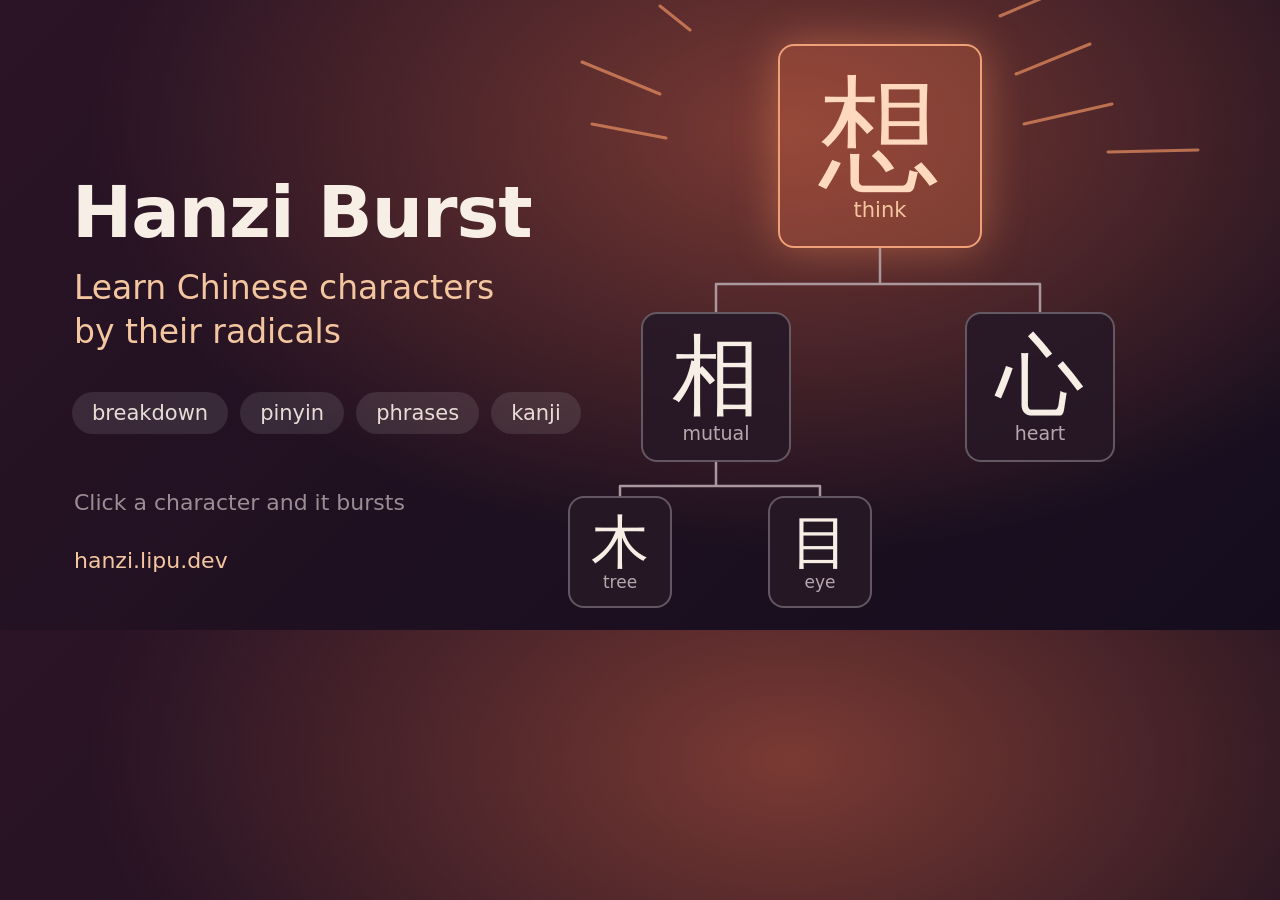
<file: scripts/og-en.html>
<!doctype html>
<!-- Source of site/og-en.png (English pages; Russian: og.html). Render:
     google-chrome --headless=new --hide-scrollbars --window-size=1200,630 --user-data-dir=$(mktemp -d) \
       --screenshot=site/og-en.png "file://$PWD/scripts/og-en.html" -->
<html lang="en"><head><meta charset="utf-8"><style>
  * { box-sizing: border-box; }
  body { margin: 0; width: 1200px; height: 630px; overflow: hidden; position: relative; color: #f7efe6;
    font-family: 'DejaVu Sans', sans-serif;
    background: radial-gradient(ellipse 700px 420px at 790px 130px, #7a3a33 0%, rgba(122,58,51,0) 100%),
      linear-gradient(135deg, #2b1426 0%, #1d1020 55%, #150d1e 100%); }
  svg { position: absolute; inset: 0; }
  .title { position: absolute; left: 72px; top: 170px; margin: 0; font-size: 72px; font-weight: 700; letter-spacing: -1px; white-space: nowrap; }
  .ru { position: absolute; left: 74px; top: 268px; margin: 0; font-size: 33px; color: #f4c6a0; }
  .en { position: absolute; left: 74px; top: 318px; margin: 0; font-size: 25px; color: #b7a7ad; }
  .chips { position: absolute; left: 72px; top: 392px; display: flex; gap: 12px; }
  .chips span { padding: 9px 20px; border-radius: 999px; background: rgba(255,255,255,.1); font-size: 21px; color: #e8dcd6; }
  .hint { position: absolute; left: 74px; top: 490px; margin: 0; font-size: 22px; color: #9c8d94; }
  .url { position: absolute; left: 74px; top: 548px; margin: 0; font-size: 22px; color: #f4c6a0; }
  .n { position: absolute; display: flex; flex-direction: column; align-items: center; justify-content: center; border-radius: 16px;
    background: rgba(40,24,38,.92); border: 2px solid rgba(255,255,255,.28); }
  .n b { font-family: 'Noto Sans CJK SC', sans-serif; font-weight: 400; line-height: 1.05; }
  .n i { font-style: normal; color: #b7a7ad; }
  .root { left: 778px; top: 44px; width: 204px; height: 204px; background: rgba(214,106,70,.3); border-color: #f0a077; box-shadow: 0 0 44px rgba(240,140,90,.45); }
  .root b { font-size: 122px; color: #ffd9bd; } .root i { font-size: 21px; color: #f4c6a0; }
  .mid { width: 150px; height: 150px; } .mid b { font-size: 88px; } .mid i { font-size: 19px; }
  .low { width: 104px; height: 112px; } .low b { font-size: 58px; } .low i { font-size: 17px; }
</style></head><body>
  <svg width="1200" height="630" fill="none" stroke-linecap="round">
    <g stroke="#e08a5e" stroke-width="3" opacity=".75">
      <path d="M582 62 660 94M592 124 666 138M660 6 690 30M1016 74 1090 44M1024 124 1112 104M1108 152 1198 150M1000 16 1052 -6"/>
    </g>
    <g stroke="#a8989e" stroke-width="2.5">
      <path d="M880 248V284M716 284H1040M716 284V312M1040 284V312M716 462V486M620 486H820M620 486V496M820 486V496"/>
    </g>
  </svg>
  <h1 class="title">Hanzi Burst</h1>
  <p class="ru">Learn Chinese characters</p>
  <p class="ru" style="top:312px">by their radicals</p>
  <div class="chips"><span>breakdown</span><span>pinyin</span><span>phrases</span><span>kanji</span></div>
  <p class="hint">Click a character and it bursts</p>
  <p class="url">hanzi.lipu.dev</p>
  <div class="n root"><b>想</b><i>think</i></div>
  <div class="n mid" style="left:641px;top:312px"><b>相</b><i>mutual</i></div>
  <div class="n mid" style="left:965px;top:312px"><b>心</b><i>heart</i></div>
  <div class="n low" style="left:568px;top:496px"><b>木</b><i>tree</i></div>
  <div class="n low" style="left:768px;top:496px"><b>目</b><i>eye</i></div>
</body></html>
</file>
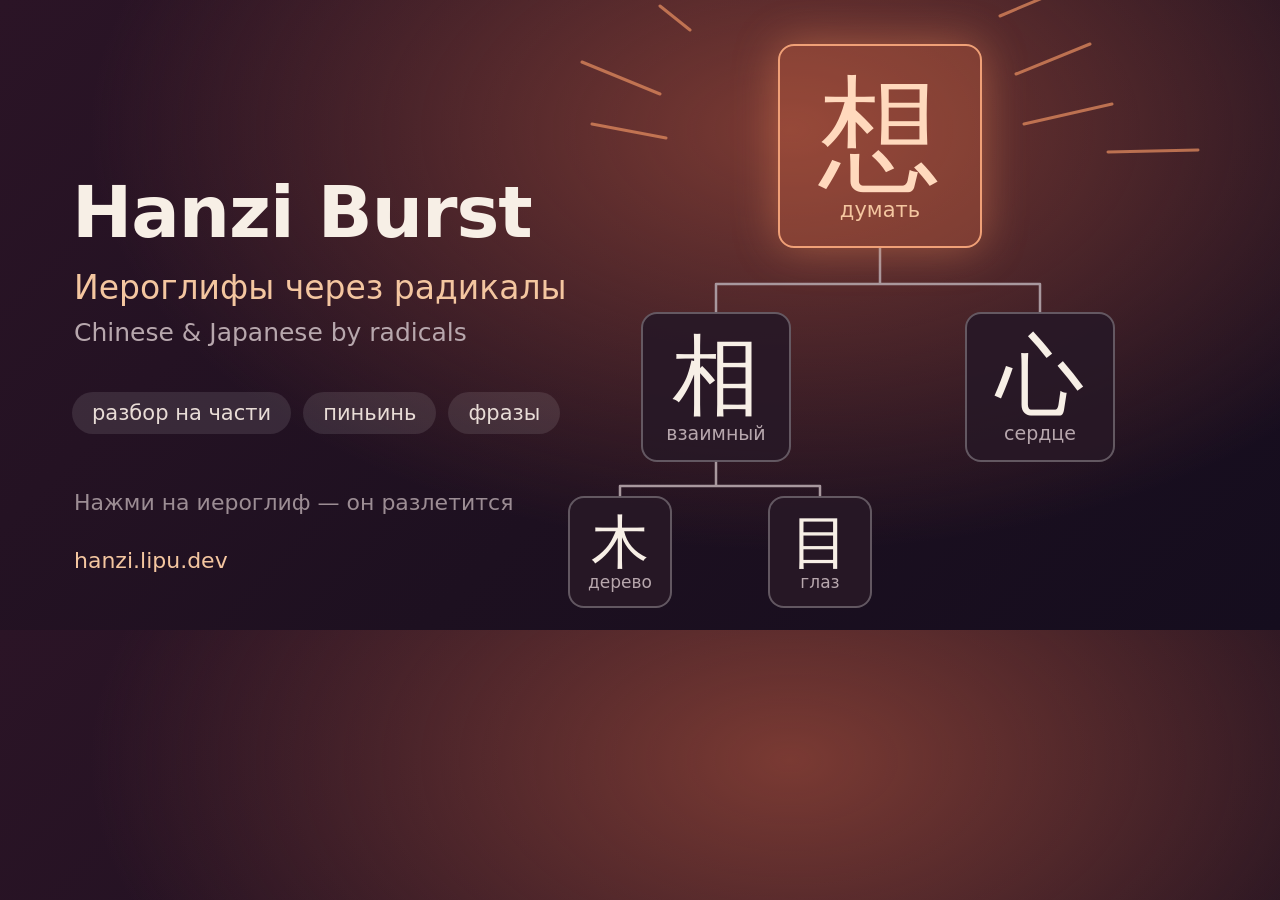
<file: scripts/og.html>
<!doctype html>
<!-- Source of site/og.png. Render:
     google-chrome --headless=new --hide-scrollbars --window-size=1200,630 --user-data-dir=$(mktemp -d) \
       --screenshot=site/og.png "file://$PWD/scripts/og.html" -->
<html lang="ru"><head><meta charset="utf-8"><style>
  * { box-sizing: border-box; }
  body { margin: 0; width: 1200px; height: 630px; overflow: hidden; position: relative; color: #f7efe6;
    font-family: 'DejaVu Sans', sans-serif;
    background: radial-gradient(ellipse 700px 420px at 790px 130px, #7a3a33 0%, rgba(122,58,51,0) 100%),
      linear-gradient(135deg, #2b1426 0%, #1d1020 55%, #150d1e 100%); }
  svg { position: absolute; inset: 0; }
  .title { position: absolute; left: 72px; top: 170px; margin: 0; font-size: 72px; font-weight: 700; letter-spacing: -1px; white-space: nowrap; }
  .ru { position: absolute; left: 74px; top: 268px; margin: 0; font-size: 33px; color: #f4c6a0; }
  .en { position: absolute; left: 74px; top: 318px; margin: 0; font-size: 25px; color: #b7a7ad; }
  .chips { position: absolute; left: 72px; top: 392px; display: flex; gap: 12px; }
  .chips span { padding: 9px 20px; border-radius: 999px; background: rgba(255,255,255,.1); font-size: 21px; color: #e8dcd6; }
  .hint { position: absolute; left: 74px; top: 490px; margin: 0; font-size: 22px; color: #9c8d94; }
  .url { position: absolute; left: 74px; top: 548px; margin: 0; font-size: 22px; color: #f4c6a0; }
  .n { position: absolute; display: flex; flex-direction: column; align-items: center; justify-content: center; border-radius: 16px;
    background: rgba(40,24,38,.92); border: 2px solid rgba(255,255,255,.28); }
  .n b { font-family: 'Noto Sans CJK SC', sans-serif; font-weight: 400; line-height: 1.05; }
  .n i { font-style: normal; color: #b7a7ad; }
  .root { left: 778px; top: 44px; width: 204px; height: 204px; background: rgba(214,106,70,.3); border-color: #f0a077; box-shadow: 0 0 44px rgba(240,140,90,.45); }
  .root b { font-size: 122px; color: #ffd9bd; } .root i { font-size: 21px; color: #f4c6a0; }
  .mid { width: 150px; height: 150px; } .mid b { font-size: 88px; } .mid i { font-size: 19px; }
  .low { width: 104px; height: 112px; } .low b { font-size: 58px; } .low i { font-size: 17px; }
</style></head><body>
  <svg width="1200" height="630" fill="none" stroke-linecap="round">
    <g stroke="#e08a5e" stroke-width="3" opacity=".75">
      <path d="M582 62 660 94M592 124 666 138M660 6 690 30M1016 74 1090 44M1024 124 1112 104M1108 152 1198 150M1000 16 1052 -6"/>
    </g>
    <g stroke="#a8989e" stroke-width="2.5">
      <path d="M880 248V284M716 284H1040M716 284V312M1040 284V312M716 462V486M620 486H820M620 486V496M820 486V496"/>
    </g>
  </svg>
  <h1 class="title">Hanzi Burst</h1>
  <p class="ru">Иероглифы через радикалы</p>
  <p class="en">Chinese &amp; Japanese by radicals</p>
  <div class="chips"><span>разбор на части</span><span>пиньинь</span><span>фразы</span></div>
  <p class="hint">Нажми на иероглиф — он разлетится</p>
  <p class="url">hanzi.lipu.dev</p>
  <div class="n root"><b>想</b><i>думать</i></div>
  <div class="n mid" style="left:641px;top:312px"><b>相</b><i>взаимный</i></div>
  <div class="n mid" style="left:965px;top:312px"><b>心</b><i>сердце</i></div>
  <div class="n low" style="left:568px;top:496px"><b>木</b><i>дерево</i></div>
  <div class="n low" style="left:768px;top:496px"><b>目</b><i>глаз</i></div>
</body></html>
</file>
